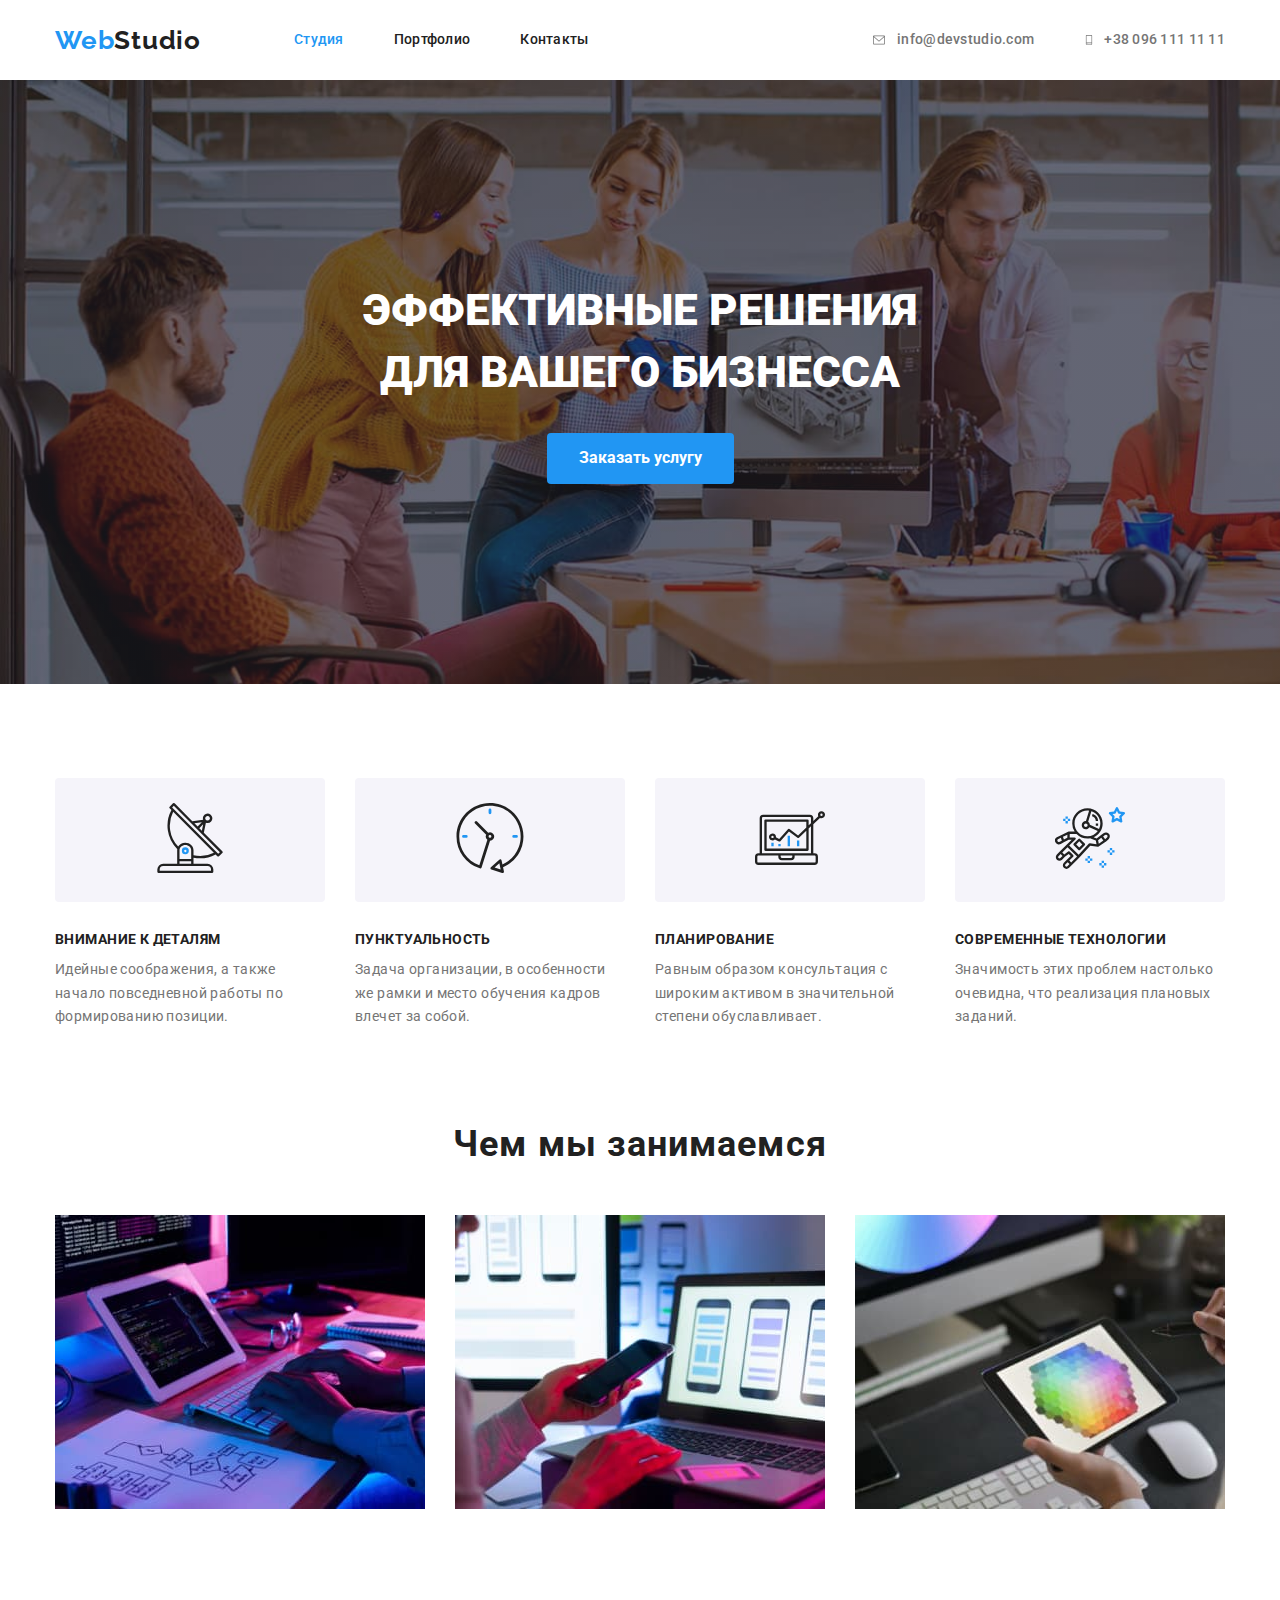
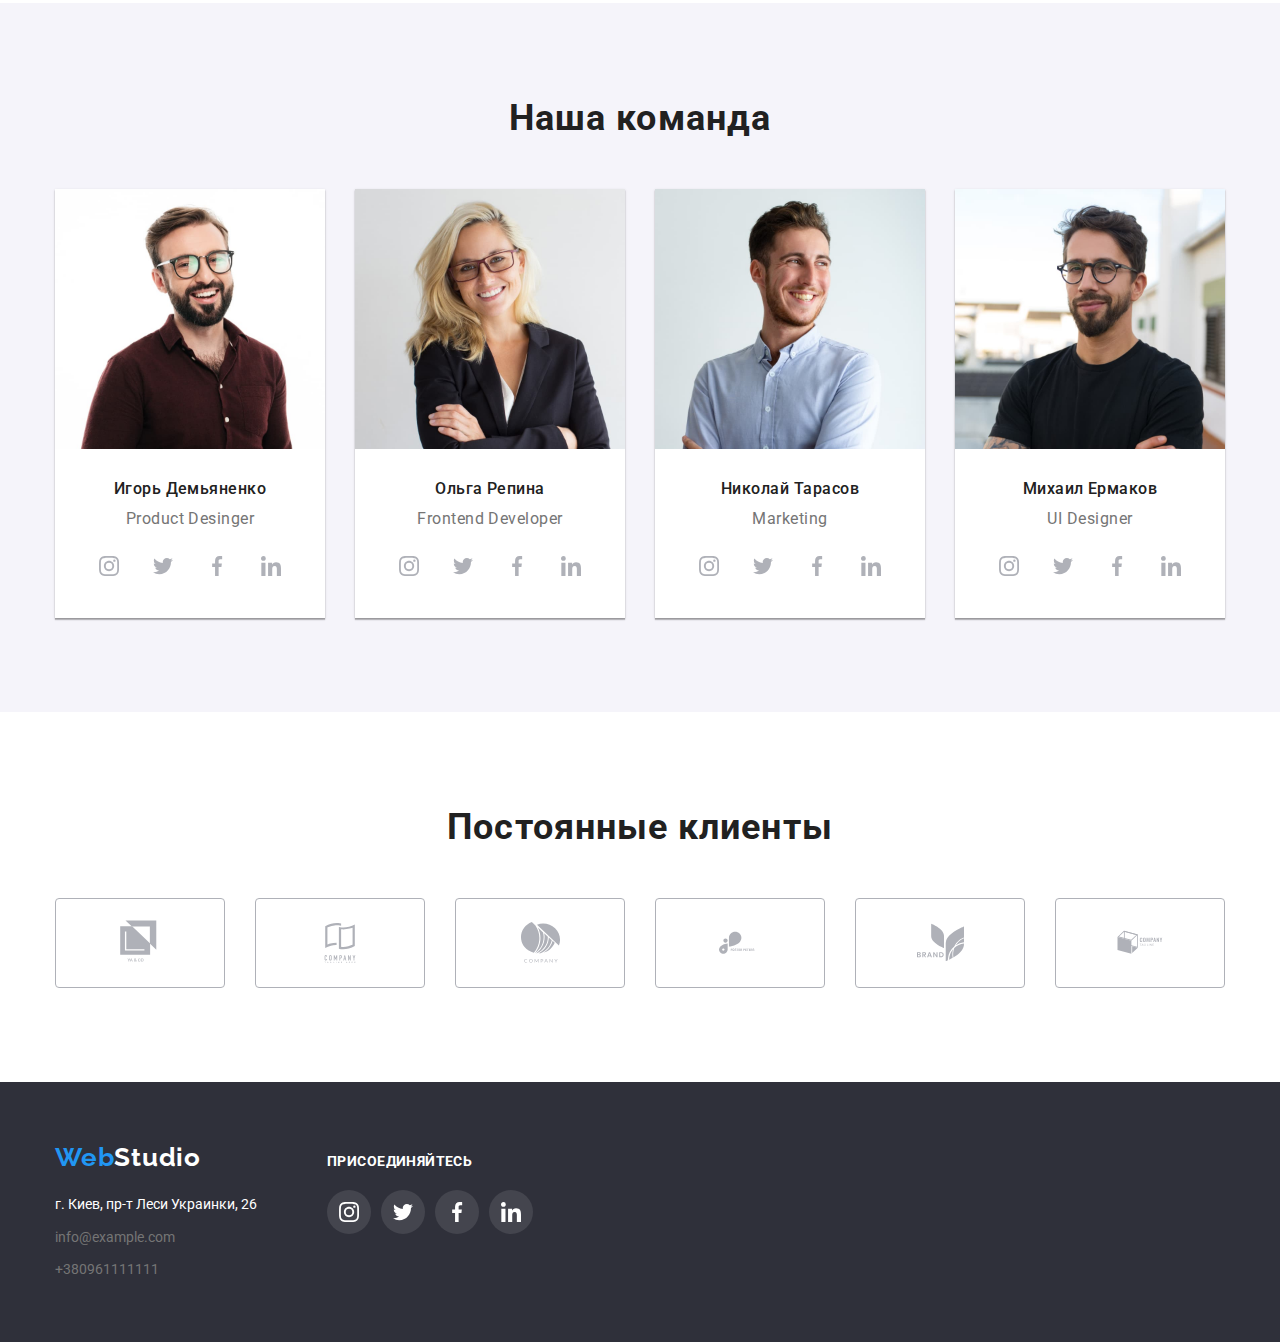
<file: index.html>
<!DOCTYPE html>
<html lang="ru">
    <head>
        <meta charset="UTF-8">
        <meta name="viewport" content="width=device-width, initial-scale=1.0">
        <title>Document</title>
        <link href="https://fonts.googleapis.com/css2?family=Raleway:wght@700&family=Roboto:wght@400;500;700;900&display=swap"
            rel="stylesheet">
        <link rel="stylesheet" href="https://cdnjs.cloudflare.com/ajax/libs/modern-normalize/1.0.0/modern-normalize.min.css">
        <link rel="stylesheet" href="./css/styles.css">
    </head>
    <body>
        <!-- Шапка -->
        <header>
            <div class="container header-container">
                <nav class="navigation">    
                    <a href="" class="logo">
                        <span  class="logo-first-part">web</span><span class="logo-second-part">Studio</span>
                    </a>
                    <ul class="nav-list">
                        <li class="current-page nav-item"><a href="./index.html" class="nav-links">студия</a></li>
                        <li class="nav-item"><a href="./portfolio.html" class="nav-links">портфолио</a></li>
                        <li class="nav-item"><a href="" class="nav-links">контакты</a ></li>
                    </ul>
                </nav>
                <ul class="header-contacts">
                    <li class="header-contacts-item">
                        <a href="mailto:info@devstudio.com">
                            <svg class="envelope">
                                <use href="./images/symbol-defs.svg#icon-envelope"></use>
                            </svg>
                            info@devstudio.com
                        </a>
                    </li>
                    <li class="header-contacts-item">
                        <a href="tel:+380961111111" >
                            <svg class="smartphone">
                                <use href="./images/symbol-defs.svg#icon-smartphone"></use>
                            </svg>
                           +38 096 111 11 11
                        </a>
                    </li>
                </ul>
            </div>
        </header>
        <main>
            <!-- Герой -->
            <section class="hero">
                <div class="container centred">
                    <h1 class="hero-title">эффективные решения<br>для вашего бизнесса</h1>
                    <a href="" class="hero-link">Заказать услугу</a>
                </div>
            </section>
            <!-- Преймущества -->
            <section class="advantages">
                <ul class="container advantages-list">
                    <li>
                        <div class="advantages-icon-block"> 
                            <svg class="advantages-icon">
                                <use href="./images/symbol-defs.svg#icon-antenna-1"></use>
                            </svg>
                        </div>
                        <h3>внимание к деталям</h3>
                        <p>идейные соображения, а также начало повседневной работы по формированию позиции.</p>
                    </li>
                    <li>
                        <div class="advantages-icon-block">
                            <svg class="advantages-icon">
                                <use href="./images/symbol-defs.svg#icon-clock-1"></use>
                            </svg>
                        </div>
                        <h3>пунктуальность</h3>
                        <p>задача организации, в особенности же рамки и место обучения кадров влечет за собой.</p>
                    </li>
                    <li>
                        <div class="advantages-icon-block">
                            <svg class="advantages-icon">
                                <use href="./images/symbol-defs.svg#icon-diagram-1"></use>
                            </svg>
                        </div>
                        <h3>планирование</h3>
                        <p>равным образом консультация с широким активом в значительной степени обуславливает.</p>
                    </li>
                    <li>
                        <div class="advantages-icon-block">
                            <svg class="advantages-icon">
                                <use href="./images/symbol-defs.svg#icon-astronaut-1"></use>
                            </svg>
                        </div>
                        <h3>современные технологии</h3>
                        <p>значимость этих проблем настолько очевидна, что реализация плановых заданий.</p>
                    </li>
                </ul>
            </section>
            <!-- Фото работ -->
            <section class="works">
                <div class="container">
                    <h2 class="section-title centred">чем мы занимаемся</h2>
                    <ul class="works-list">
                        <li><img src="./images/1.jpg" alt="работы" width="370"></li>
                        <li><img src="./images/2.jpg" alt="еще работы" width="370"></li>
                        <li><img src="./images/3.jpg" alt="и еще работы" width="370"></li>
                    </ul>
                </div>
            </section>
            <!-- О команде -->
            <section class="team">
                <div class="container">
                    <h2 class="section-title centred">наша команда</h2>
                    <ul class="team-list">
                        <li>
                            <img src="./images/Igor.jpg" alt="Фото Игоря" width="270">
                            <div class="team-text centred">
                                <h3>Игорь Демьяненко</h3>
                                <p>Product Desinger</p>

                                <ul  class="team-links">
                                    <li>
                                        <a href="">
                                            <svg>
                                                <use href="./images/symbol-defs.svg#icon-instagram-2"></use>
                                            </svg>
                                        </a>
                                    </li>
                                    <li>
                                        <a href="">
                                            <svg>
                                                <use href="./images/symbol-defs.svg#icon-twitter-1"></use>
                                            </svg>
                                        </a>
                                    </li>
                                    <li>
                                        <a href="">
                                            <svg>
                                                <use href="./images/symbol-defs.svg#icon-facebook-1"></use>
                                            </svg>
                                        </a>
                                    </li>
                                    <li>
                                        <a href="">
                                            <svg>
                                                <use href="./images/symbol-defs.svg#icon-linkedin-1"></use>
                                            </svg>
                                        </a>
                                    </li>
                                </ul>
                            </div>
                        </li>
                        <li>
                            <img src="./images/Olga.jpg" alt="Фото Ольги" width="270">
                            <div class="team-text centred">
                                <h3>Ольга Репина</h3>
                                <p>Frontend Developer</p>
                                <ul class="team-links">
                                    <li>
                                        <a href="">
                                            <svg>
                                                <use href="./images/symbol-defs.svg#icon-instagram-2"></use>
                                            </svg>
                                        </a>
                                    </li>
                                    <li>
                                        <a href="">
                                            <svg>
                                                <use href="./images/symbol-defs.svg#icon-twitter-1"></use>
                                            </svg>
                                        </a>
                                    </li>
                                    <li>
                                        <a href="">
                                            <svg>
                                                <use href="./images/symbol-defs.svg#icon-facebook-1"></use>
                                            </svg>
                                        </a>
                                    </li>
                                    <li>
                                        <a href="">
                                            <svg>
                                                <use href="./images/symbol-defs.svg#icon-linkedin-1"></use>
                                            </svg>
                                        </a>
                                    </li>
                                </ul>
                            </div>
                        </li>
                        <li>
                            <img src="./images/Nikolai.jpg" alt="Фото Николая" width="270">
                            <div class="team-text centred">
                                <h3>Николай Тарасов</h3>
                                <p>Marketing</p>
                                <ul class="team-links">
                                    <li>
                                        <a href="">
                                            <svg>
                                                <use href="./images/symbol-defs.svg#icon-instagram-2"></use>
                                            </svg>
                                        </a>
                                    </li>
                                    <li>
                                        <a href="">
                                            <svg>
                                                <use href="./images/symbol-defs.svg#icon-twitter-1"></use>
                                            </svg>
                                        </a>
                                    </li>
                                    <li>
                                        <a href="">
                                            <svg>
                                                <use href="./images/symbol-defs.svg#icon-facebook-1"></use>
                                            </svg>
                                        </a>
                                    </li>
                                    <li>
                                        <a href="">
                                            <svg>
                                                <use href="./images/symbol-defs.svg#icon-linkedin-1"></use>
                                            </svg>
                                        </a>
                                    </li>
                                </ul>
                            </div>
                        </li>
                        <li>
                            <img src="./images/Mihail.jpg" alt="Фото Михаила" width="270">
                            <div class="team-text centred">
                                <h3>Михаил Ермаков</h3>
                                <p>UI Designer</p>
                                <ul class="team-links">
                                    <li>
                                        <a href="">
                                            <svg>
                                                <use href="./images/symbol-defs.svg#icon-instagram-2"></use>
                                            </svg>
                                        </a>
                                    </li>
                                    <li>
                                        <a href="">
                                            <svg>
                                                <use href="./images/symbol-defs.svg#icon-twitter-1"></use>
                                            </svg>
                                        </a>
                                    </li>
                                    <li>
                                        <a href="">
                                            <svg>
                                                <use href="./images/symbol-defs.svg#icon-facebook-1"></use>
                                            </svg>
                                        </a>
                                    </li>
                                    <li>
                                        <a href="">
                                            <svg>
                                                <use href="./images/symbol-defs.svg#icon-linkedin-1"></use>
                                            </svg>
                                        </a>
                                    </li>
                                </ul>
                            </div>
                        </li>
                    
                    </ul>
            </div>
            </section>

            <!-- Клиенты -->
            <section class="clients">
                <div class="container centred">
                    <h2>Постоянные клиенты</h2>
                    <ul>
                        <li>
                            <a href="">
                                <svg width="44px" height="49px">
                                    <use href="./images/symbol-defs.svg#icon-logo-1"></use>
                                </svg>
                            </a>
                        </li>
                        <li>
                            <a href="">
                                <svg width="40px" height="52px">
                                    <use href="./images/symbol-defs.svg#icon-logo-2"></use>
                                </svg>
                            </a>
                        </li>
                        <li>
                            <a href="">
                                <svg width="41px" height="43px">
                                    <use href="./images/symbol-defs.svg#icon-logo-3"></use>
                                </svg>
                            </a>
                        </li>
                        <li>
                            <a href="">
                                <svg width="80px" height="42px">
                                    <use href="./images/symbol-defs.svg#icon-logo-4"></use>
                                </svg>
                            </a>
                        </li>
                        <li>
                            <a href="">
                                <svg width="59px" height="47px">
                                    <use href="./images/symbol-defs.svg#icon-logo-5"></use>
                                </svg>
                            </a>
                        </li>
                        <li>
                            <a href="">
                                <svg  width="88px" height="45px">
                                    <use href="./images/symbol-defs.svg#icon-logo-6"></use>
                                </svg>
                            </a>
                        </li>

                    </ul>
                </div>
            </section>
        </main>
        <!-- Подвал -->
        <footer>
            <div class="container footer-block">
                <div class="footer-first-block">
                    <a href="" class="logo">
                        <span class="logo-first-part">web</span><span class="logo-footer-second-part">Studio</span>
                    </a>
                    <address>
                        <ul>
                            <li>
                                <a href="" class="address-place contacts">г. Киев, пр-т Леси Украинки, 26</a>
                            </li>
                            <li>
                                <a href="mailto:info@example.com" class="contacts">info@example.com</a><br>
                            </li>
                            <li>
                                <a href="tel:+380961111111" class="contacts">+380961111111</a>
                            </li>
                        </ul>
                    </address>
                </div>
                <div class="footer-second-block">
                    <p>ПРИСОЕДИНЯЙТЕСЬ</p>
                    <ul class="footer-team-links">
                        <li>
                            <a href="">
                                <svg>
                                    <use href="./images/symbol-defs.svg#icon-instagram-2"></use>
                                </svg>
                            </a>
                        </li>
                        <li>
                            <a href="">
                                <svg>
                                    <use href="./images/symbol-defs.svg#icon-twitter-1"></use>
                                </svg>
                            </a>
                        </li>
                        <li>
                            <a href="">
                                <svg>
                                    <use href="./images/symbol-defs.svg#icon-facebook-1"></use>
                                </svg>
                            </a>
                        </li>
                        <li>
                            <a href="">
                                <svg>
                                    <use href="./images/symbol-defs.svg#icon-linkedin-1"></use>
                                </svg>
                            </a>
                        </li>
                    </ul>
                </div>
            </div>
        </footer>
        

        
    </body>
</html>
</file>
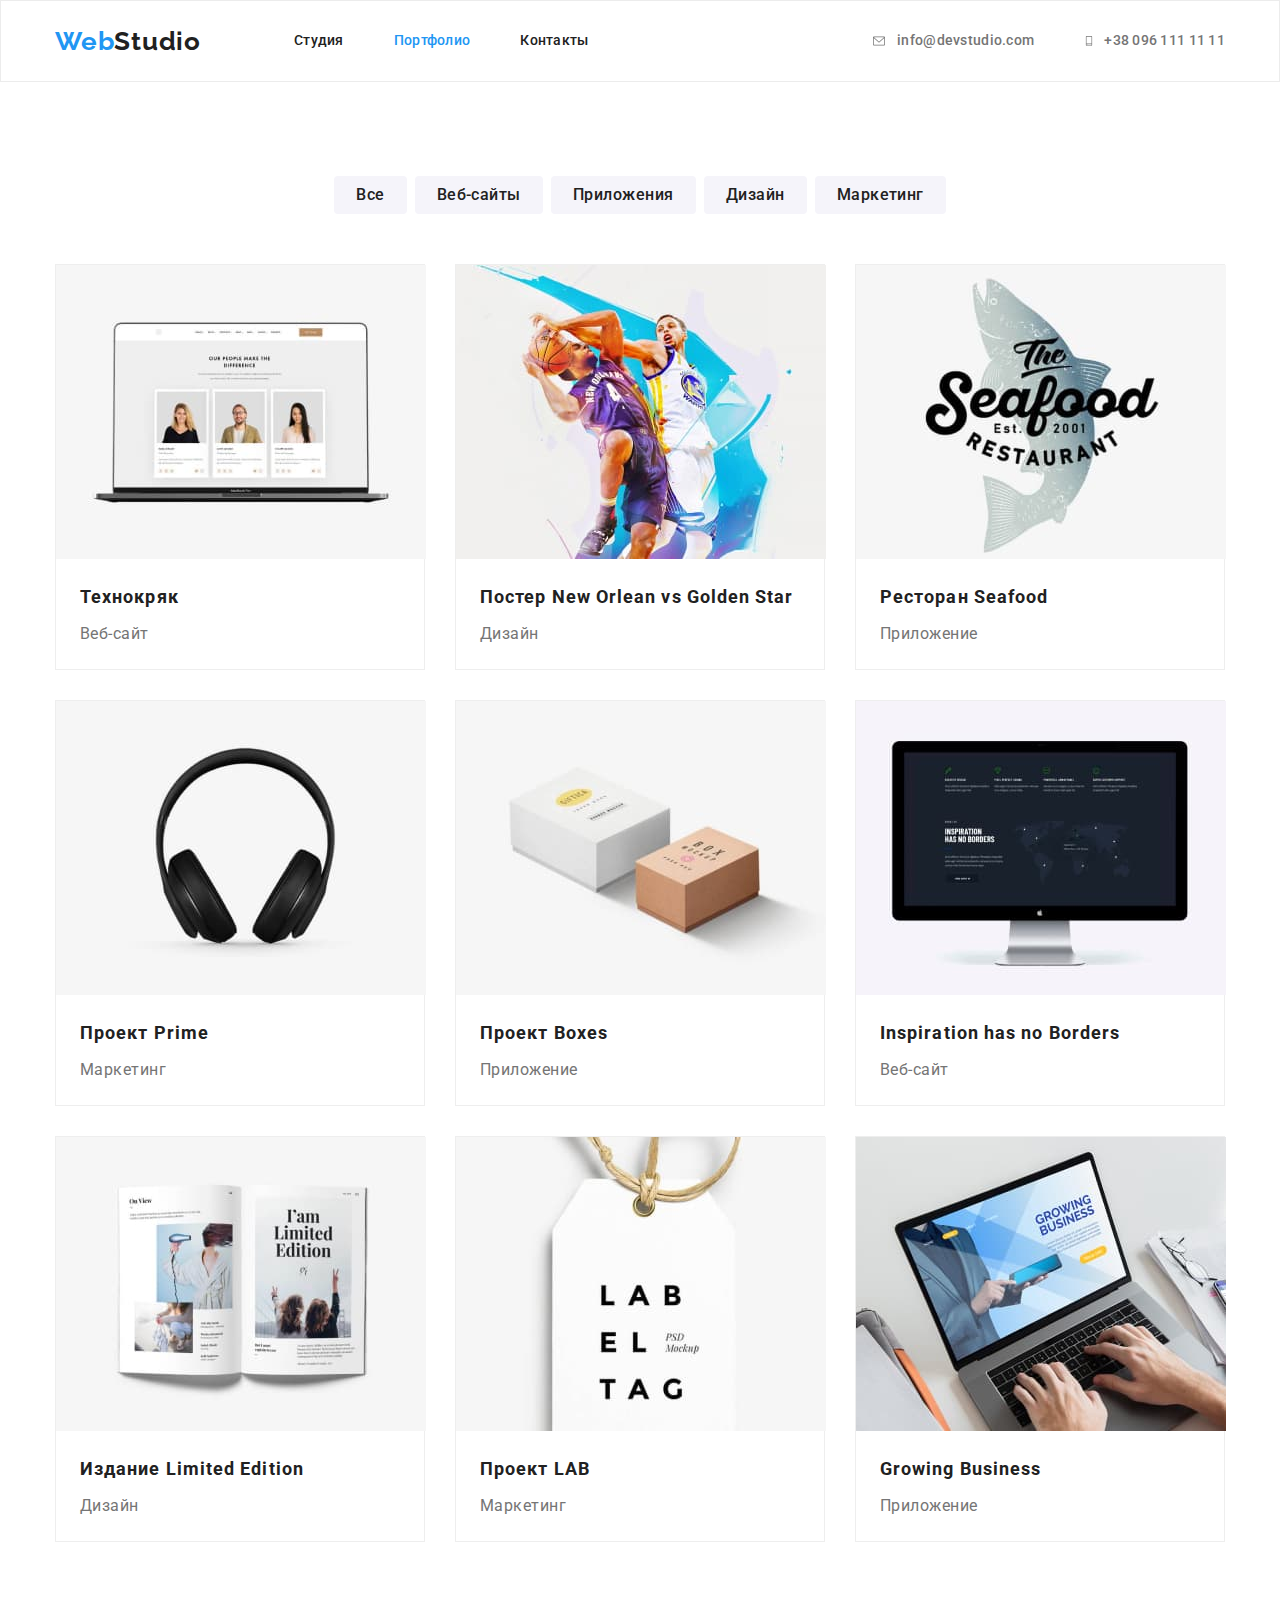
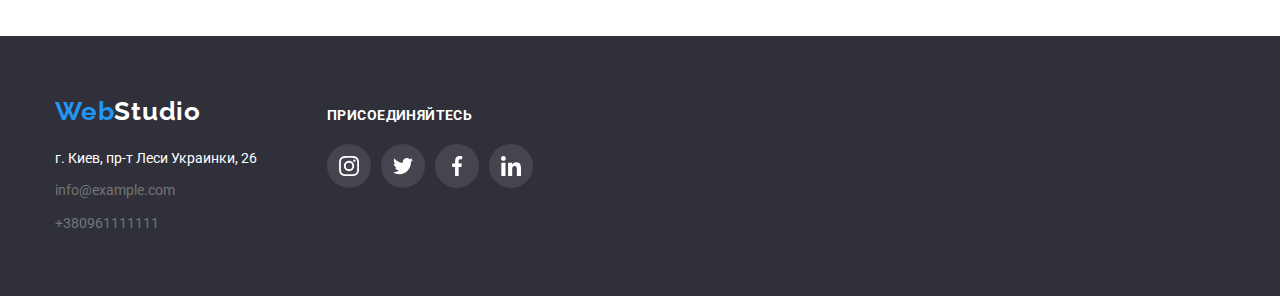
<file: portfolio.html>
<!DOCTYPE html>
<html lang="ru">

    <head>
        <meta charset="UTF-8">
        <meta name="viewport" content="width=device-width, initial-scale=1.0">
        <title>Document</title>
        <link href="https://fonts.googleapis.com/css2?family=Raleway:wght@700&family=Roboto:wght@400;500;700;900&display=swap"
            rel="stylesheet">
        <link rel="stylesheet" href="https://cdnjs.cloudflare.com/ajax/libs/modern-normalize/1.0.0/modern-normalize.min.css">
        <link rel="stylesheet" href="./css/styles.css">
    </head>

    <body>
        <!-- Шапка -->
        <header class="portfolio-header">
            <div class="container header-container">
                <nav class="navigation">
                    <a href="" class="logo">
                        <span class="logo-first-part">web</span><span class="logo-second-part">Studio</span>
                    </a>
                    <ul  class="nav-list">
                        <li class="nav-item"><a href="./index.html" class="nav-links">студия</a></li>
                        <li class="nav-item current-page"><a href="./portfolio.html" class="nav-links">портфолио</a></li>
                        <li class="nav-item"><a href="" class="nav-links">контакты</a></li>
                    </ul>
                </nav>
                <ul class="header-contacts">
                    <li class="header-contacts-item">
                        <a href="mailto:info@devstudio.com">
                            <svg class="envelope">
                                <use href="./images/symbol-defs.svg#icon-envelope"></use>
                            </svg>
                            <p>info@devstudio.com</p>
                        </a>
                    </li>
                    <li class="header-contacts-item">
                        <a href="tel:+380961111111">
                            <svg class="smartphone">
                                <use href="./images/symbol-defs.svg#icon-smartphone"></use>
                            </svg>
                            <p>+38 096 111 11 11</p>
                        </a>
                    </li>
                </ul>
            </div>
        </header>
        <main>
            <section class="portfolio-main">
                <div class="container">
                    <ul class="buttons">
                        <li><button>все</button></li>
                        <li><button>веб-сайты</button></li>
                        <li><button>приложения</button></li>
                        <li><button>дизайн</button></li>
                        <li><button>маркетинг</button></li>
                    </ul>
                    <ul class="cards">
                        <li>
                            <a href="">
                                <img src="./images/technokryack.jpg" alt=""> 
                                <div class="cards-text">
                                    <h2>Технокряк</h2>
                                    <p>Веб-сайт</p>
                                </div>
                            </a>
                        </li>
                        <li>
                            <a href="">
                                <img src="./images/poster-new-orlean.jpg" alt="">
                                <div class="cards-text">
                                    <h2>Постер New Orlean vs Golden Star</h2>
                                    <p>Дизайн</p>
                                </div>
                            </a>
                        </li>
                        <li>
                            <a href="">
                                <img src="./images/restoraunt-seafood.jpg" alt="">
                                <div class="cards-text">
                                    <h2>Ресторан Seafood</h2>
                                    <p>Приложение</p>
                                </div>
                            </a>
                        </li>
                        <li>
                            <a href="">
                                <img src="./images/project-prime.jpg" alt="">
                                <div class="cards-text">
                                    <h2>Проект Prime</h2>
                                    <p>Маркетинг</p>
                                </div>
                            </a>
                        </li>
                        <li>
                            <a href="">
                                <img src="./images/project-boxes.jpg" alt="">
                                <div class="cards-text">
                                    <h2>Проект Boxes</h2>
                                    <p>Приложение</p>
                                </div>
                            </a>
                        </li>
                        <li>
                            <a href="">
                                <img src="./images/inspirations.jpg" alt="">
                                <div class="cards-text">
                                    <h2>Inspiration has no Borders</h2>
                                    <p>Веб-сайт</p>
                                </div>
                            </a>
                        </li>
                        <li>
                            <a href="">
                                <img src="./images/limited-edition.jpg" alt="">
                                <div class="cards-text">
                                    <h2>Издание Limited Edition</h2>
                                    <p>Дизайн</p>
                                </div>
                            </a>
                        </li>
                        <li>
                            <a href="">
                                <img src="./images/project-lab.jpg" alt="">
                                <div class="cards-text">
                                    <h2>Проект LAB</span></h2>
                                    <p>Маркетинг</p>
                                </div>
                            </a>
                        </li>
                        <li>
                            <a href="">
                                <img src="./images/growing-buisness.jpg" alt="">
                                <div class="cards-text">
                                    <h2>Growing Business</h2>
                                    <p>Приложение</p>
                                </div>
                            </a>
                        </li>
                    </ul>
                </div>
            </section>
        </main>
        <!-- Подвал -->
        <footer>
            <div class="container footer-block">
                <div class="footer-first-block">
                    <a href="" class="logo">
                        <span class="logo-first-part">web</span><span class="logo-footer-second-part">Studio</span>
                    </a>
                    <address>
                        <ul>
                            <li>
                                <a href="" class="address-place contacts">г. Киев, пр-т Леси Украинки, 26</a>
                            </li>
                            <li>
                                <a href="mailto:info@example.com" class="contacts">info@example.com</a><br>
                            </li>
                            <li>
                                <a href="tel:+380961111111" class="contacts">+380961111111</a>
                            </li>
                        </ul>
                    </address>
                </div>
                <div class="footer-second-block">
                    <p>ПРИСОЕДИНЯЙТЕСЬ</p>
                    <ul class="footer-team-links">
                        <li>
                            <a href="">
                                <svg>
                                    <use href="./images/symbol-defs.svg#icon-instagram-2"></use>
                                </svg>
                            </a>
                        </li>
                        <li>
                            <a href="">
                                <svg>
                                    <use href="./images/symbol-defs.svg#icon-twitter-1"></use>
                                </svg>
                            </a>
                        </li>
                        <li>
                            <a href="">
                                <svg>
                                    <use href="./images/symbol-defs.svg#icon-facebook-1"></use>
                                </svg>
                            </a>
                        </li>
                        <li>
                            <a href="">
                                <svg>
                                    <use href="./images/symbol-defs.svg#icon-linkedin-1"></use>
                                </svg>
                            </a>
                        </li>
                    </ul>
                </div>
            </div>
        </footer>
        
        
        
        </body>
        
        </html>
</file>
<file: css/styles.css>
:root {
  --primary-text-color: #212121;
  --secondary-text-color: #757575;
  --accent: #2196f3;
  --white: #ffffff;
  --primary-bg-color: #2f303a;
  --secondary-bg-color: #f5f4fa;
  --icon-accent: #2196f3;
  --icon-color: #afb1b8;
}

* {
  text-decoration: none;
  color: inherit;
  /* margin: 0;
  padding: 0; */
}

img {
  display: block;
}

ul,
h1,
h2,
h3,
h4,
h5,
p {
  margin: 0;
  padding: 0;
}

body {
  color: var(--primary-text-color);
  font-family: "Roboto", sans-serif;
  background-color: var(--white);
}
ul {
  list-style-type: none;
}
header {
  font-weight: 500;
  font-size: 14px;
  line-height: 1.14;
  letter-spacing: 0.02em;
}

/* Контейнер */
.container {
  width: 1200px;
  padding: 0 15px;
  margin-left: auto;
  margin-right: auto;
}

/* Центрирование */
.centred {
  text-align: center;
}

.header-container {
  display: flex;
  align-items: center;
}

.navigation {
  display: flex;
  align-items: center;
}

.header-contacts {
  display: flex;
  margin-left: auto;
  padding: 0;

  color: var(--secondary-text-color);
}

.header-contacts-item:not(:last-child) {
  margin-right: 50px;
}

.header-contacts a {
  display: flex;
  align-items: center;
}

.nav-links {
  display: block;
  padding-top: 32px;
  padding-bottom: 32px;
}

.nav-item:not(:last-child) {
  margin-right: 50px;
}

.nav-list {
  display: flex;
  margin: 0;

  text-transform: capitalize;
}

.logo {
  margin-right: 93px;
}

.logo-first-part,
.logo-second-part,
.logo-footer-second-part {
  font-family: "Raleway", sans-serif;
  font-size: 26px;
  line-height: 1.19;
  font-weight: 700;
  text-transform: capitalize;
  letter-spacing: 0.03em;
}
.logo-footer-second-part {
  color: var(--white);
}

.logo-first-part {
  color: var(--accent);
}
.current-page {
  color: var(--accent);
}
.hero-title {
  margin: 0;
  margin-bottom: 30px;

  font-weight: 900;
  font-size: 44px;
  line-height: 1.4;
  color: var(--white);
  text-transform: uppercase;
}
.hero {
  margin: 0 auto;
  max-width: 1600px;
  padding: 200px 0;

  background-color: var(--primary-bg-color);

  background-image: linear-gradient(
      to top,
      rgba(47, 48, 58, 0.4),
      rgba(47, 48, 58, 0.4)
    ),
    url(../images/background-hero.jpg);
  background-repeat: no-repeat;
  background-size: cover;
}
.hero-link {
  display: inline-block;
  padding: 10px 32px;
  border-radius: 4px;

  color: var(--white);
  background-color: var(--accent);

  font-size: 16px;
  font-weight: 700;
  line-height: 1.9;
}
.advantages h3 {
  font-weight: 700;
  font-size: 14px;
  line-height: 1.14;
  text-transform: uppercase;
  letter-spacing: 0.03em;
}
.advantages p {
  color: var(--secondary-text-color);
  font-size: 14px;
  font-weight: 400;
  line-height: 1.7;
  letter-spacing: 0.03em;
}
.advantages p::first-letter {
  text-transform: capitalize;
}
.section-title {
  font-size: 36px;
  font-weight: 700;
  line-height: 1.17;
  letter-spacing: 0.03em;
}
.section-title::first-letter {
  text-transform: capitalize;
}

.team {
  padding: 94px 0;

  background-color: var(--secondary-bg-color);
}

.team h3 {
  font-size: 16px;
  font-weight: 500;
  line-height: 1.19;
  letter-spacing: 0.03em;
}

.team p {
  font-size: 16px;
  font-weight: 400;
  line-height: 1.19;
  letter-spacing: 0.03em;

  color: var(--secondary-text-color);
}

footer {
  padding: 60px 0;

  background-color: var(--primary-bg-color);
}

.contacts {
  font-style: normal;
  color: var(--secondary-text-color);
  font-weight: 400;
  font-size: 14px;
  line-height: 1.71;
}

.address-place {
  color: var(--white);
}

.cards {
  display: flex;
  flex-wrap: wrap;
}

.cards li:not(:nth-child(3n)) {
  margin-right: 30px;
}

.cards li:not(:nth-last-child(-n + 3)) {
  margin-bottom: 30px;
}

.cards li {
  border: 1px solid #eeeeee;
  width: 370px;
}

.cards a {
  display: block;
}

.cards a:hover,
.cards a:focus {
  box-shadow: 0px 1px 1px rgba(0, 0, 0, 0.12), 0px 4px 4px rgba(0, 0, 0, 0.06),
    1px 4px 6px rgba(0, 0, 0, 0.16);
}

.cards h2 {
  font-size: 18px;
  font-weight: 700;
  line-height: 2;
  letter-spacing: 0.06em;
}

.cards p {
  font-size: 16px;
  color: var(--secondary-text-color);
  font-weight: 400;
  line-height: 1.87;
  letter-spacing: 0.03em;
}

.cards h2 {
  margin-bottom: 4px;
}

.advantages-list {
  display: flex;
}

.advantages-list li {
  width: 270px;
}

.advantages-list li:not(:last-child) {
  margin-right: 30px;
}

.advantages {
  padding: 94px 0;
}

.advantages-list h3 {
  margin-bottom: 10px;
}

.works h2 {
  margin-bottom: 50px;
}

.works-list {
  display: flex;
}

.works-list li:not(:last-child) {
  margin-right: 30px;
}

.works {
  padding-bottom: 94px;
}

.team-list {
  display: flex;
}

.team h2 {
  margin-bottom: 50px;
}

.team-list > li:not(:last-child) {
  margin-right: 30px;
}

.team-list > li {
  width: 270px;
  box-shadow: 0px 1px 3px rgba(0, 0, 0, 0.12), 0px 1px 1px rgba(0, 0, 0, 0.14),
    0px 2px 1px rgba(0, 0, 0, 0.2);
}

.team-text {
  padding: 30px 32px;

  background-color: var(--white);
}

.team-text p {
  margin-bottom: 16px;
}

.team h3 {
  margin-bottom: 10px;
}

footer .logo {
  display: inline-block;
  margin-bottom: 20px;
  margin-right: 0;
}

.footer-first-block li:not(:last-child) {
  margin-bottom: 9px;
}

/* Портфолио */

.buttons button:hover,
.buttons button:focus {
  color: var(--white);
  background-color: var(--accent);
}
.buttons button {
  padding: 6px 22px;
  border: none;
  border-radius: 4px;
  display: block;

  background-color: var(--secondary-bg-color);

  font-weight: 500;
  font-size: 16px;
  line-height: 1.62;
  letter-spacing: 0.03em;
}

.buttons li:not(:last-child) {
  margin-right: 8px;
}

.buttons button::first-letter {
  text-transform: capitalize;
}

.portfolio-main {
  padding: 94px 0;
}

.buttons {
  display: flex;
  justify-content: center;
  margin-bottom: 50px;
}

.cards-text {
  padding: 20px 24px;
}

.portfolio-header {
  border: 1px solid #ececec;
}

.clients h2 {
  font-size: 36px;
  font-weight: 700;
  line-height: 1.17;
  letter-spacing: 0.03em;
  margin-bottom: 50px;
}

.clients {
  padding: 94px 0;
}

.footer-block {
  display: flex;
  align-items: baseline;
}

.footer-first-block {
  margin-right: 70px;
}

.footer-second-block p {
  color: var(--white);

  font-size: 14px;
  font-weight: 700;
  line-height: 1.14;
  letter-spacing: 0.03em;
  margin-bottom: 20px;
}

.envelope {
  width: 16px;
  height: 12px;
  margin-right: 10px;
  fill: currentColor;
}

.nav-list a:hover,
.nav-list a:focus,
.header-contacts a:hover,
.header-contacts a:focus {
  color: var(--accent);
  fill: var(--accent);
}

.smartphone {
  width: 10px;
  height: 16px;
  margin-right: 10px;
  fill: currentColor;
}

.advantages-icon {
  width: 70px;
  height: 70px;
}

.advantages-icon-block {
  padding: 25px 100px;
  background-color: #f5f4fa;
  margin-bottom: 30px;
  border-radius: 4px;
}

.team-links,
.footer-team-links {
  margin: 0;
  padding: 0;
  display: flex;
  color: #afb1b8;
}

.team-links svg,
.footer-team-links svg {
  width: 20px;
  height: 20px;
}

.team-links li,
.footer-team-links li {
  width: 44px;
  height: 44px;
}

.team-links a,
.footer-team-links a {
  display: flex;
  justify-content: center;
  align-items: center;
  width: 100%;
  height: 100%;
  border-radius: 50%;
  fill: currentColor;
}

.team-links li:not(:last-child),
.footer-team-links li:not(:last-child) {
  margin-right: 10px;
}

.team-links a:hover,
.team-links a:focus {
  background-color: var(--accent);
  fill: var(--white);
}

.clients ul {
  display: flex;
}

.clients a {
  color: var(--icon-color);
  display: flex;
  align-items: center;
  justify-content: center;
  border: 1px solid #afb1b8;
  box-sizing: border-box;
  border-radius: 4px;
  width: 100%;
  height: 100%;
  fill: currentColor;
}

.clients a:hover,
.clients a:focus {
  fill: var(--icon-accent);
  border: 1px solid #2196f3;
}

.clients li {
  width: 170px;
  height: 90px;
}

.clients li:not(:last-child) {
  margin-right: 30px;
  padding: 0;
}

.footer-team-links a {
  background-color: rgba(255, 255, 255, 0.1);
  fill: var(--white);
}

.footer-inst a {
  box-shadow: 0px 4px 4px rgba(0, 0, 0, 0.25);
}
</file>
